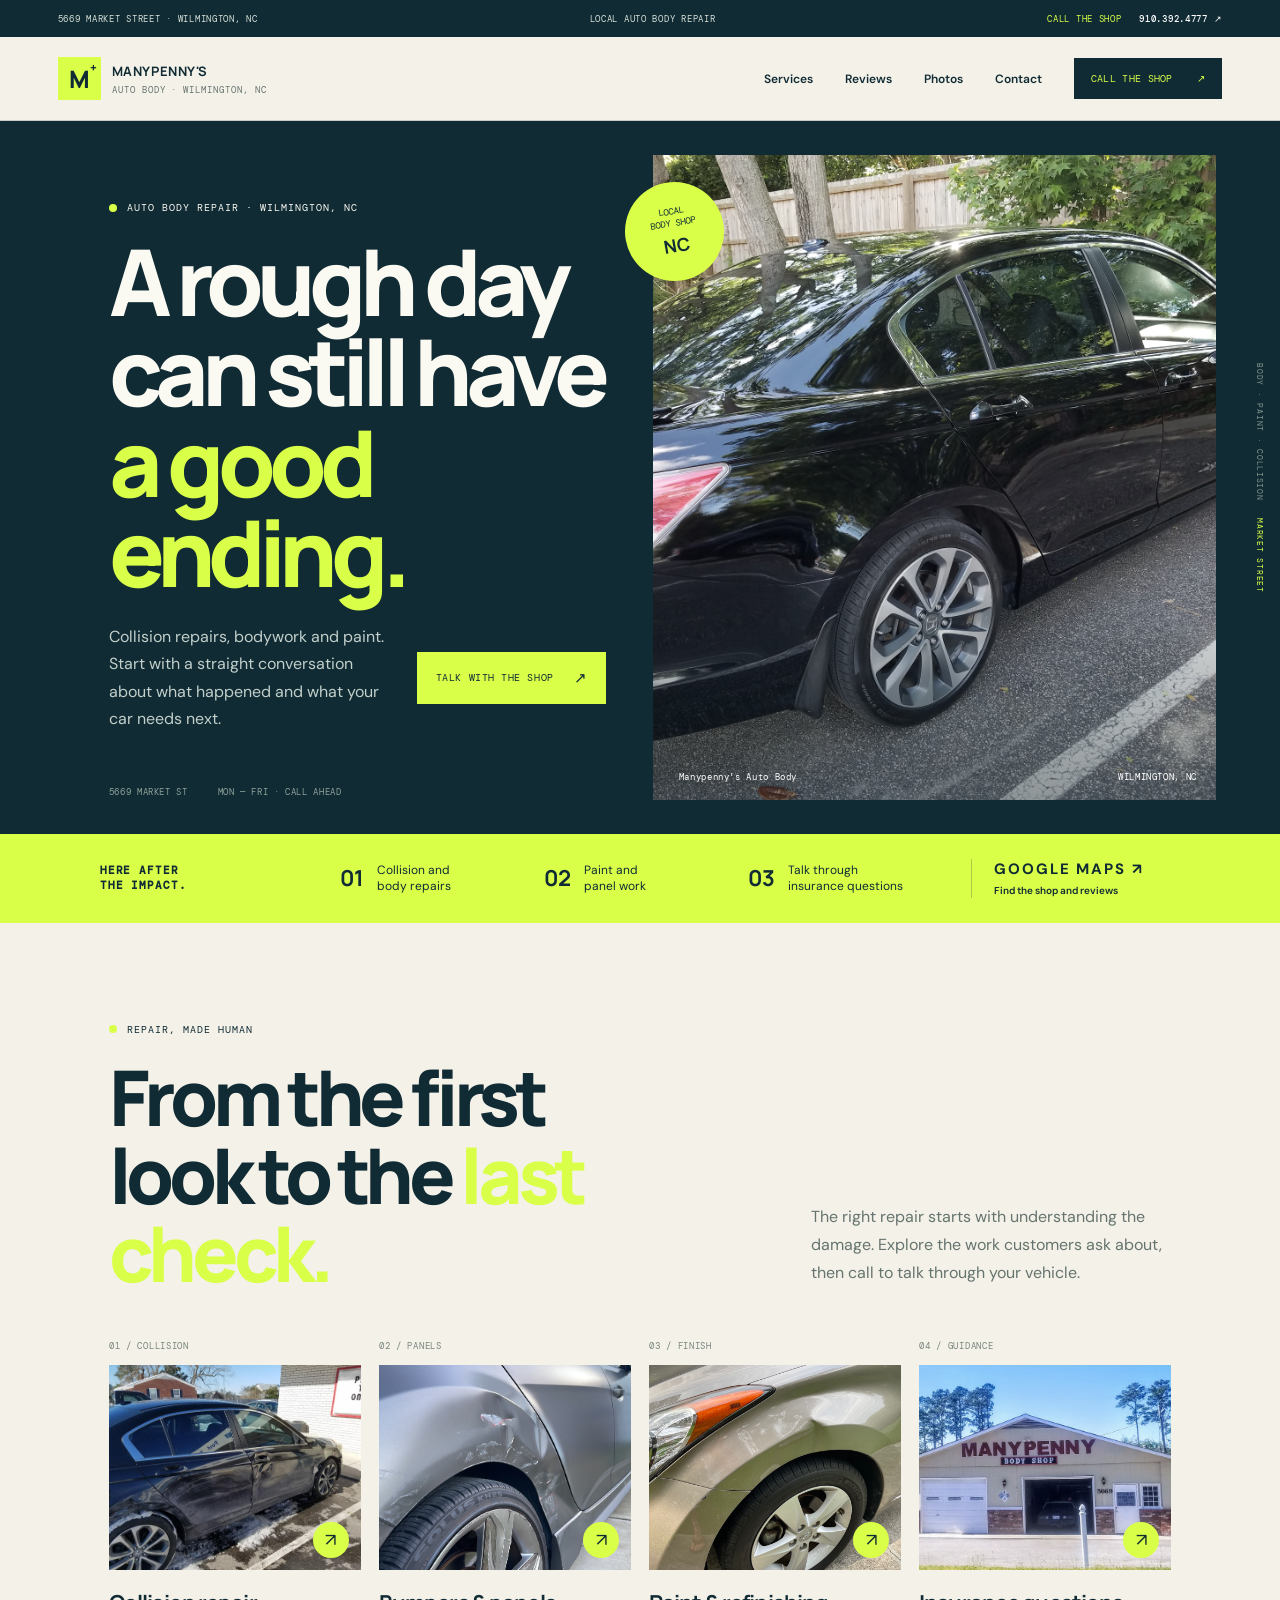
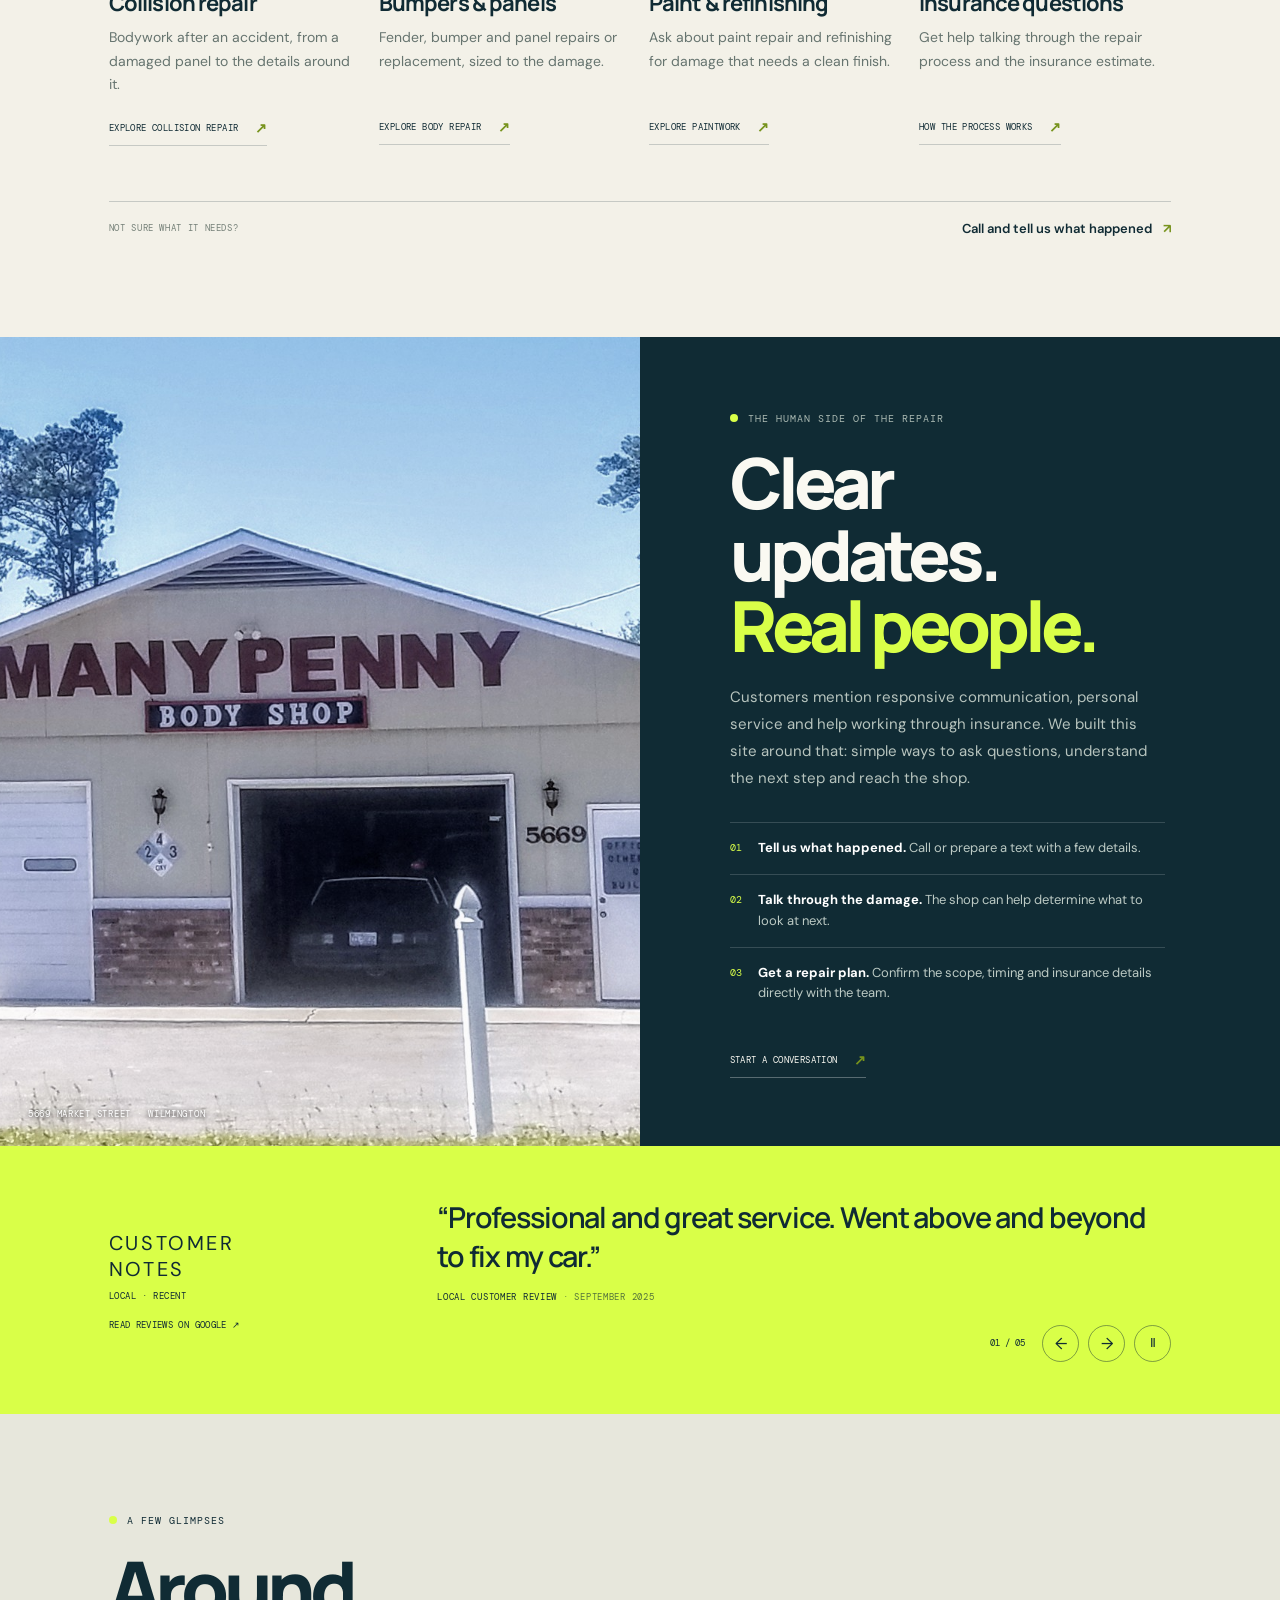
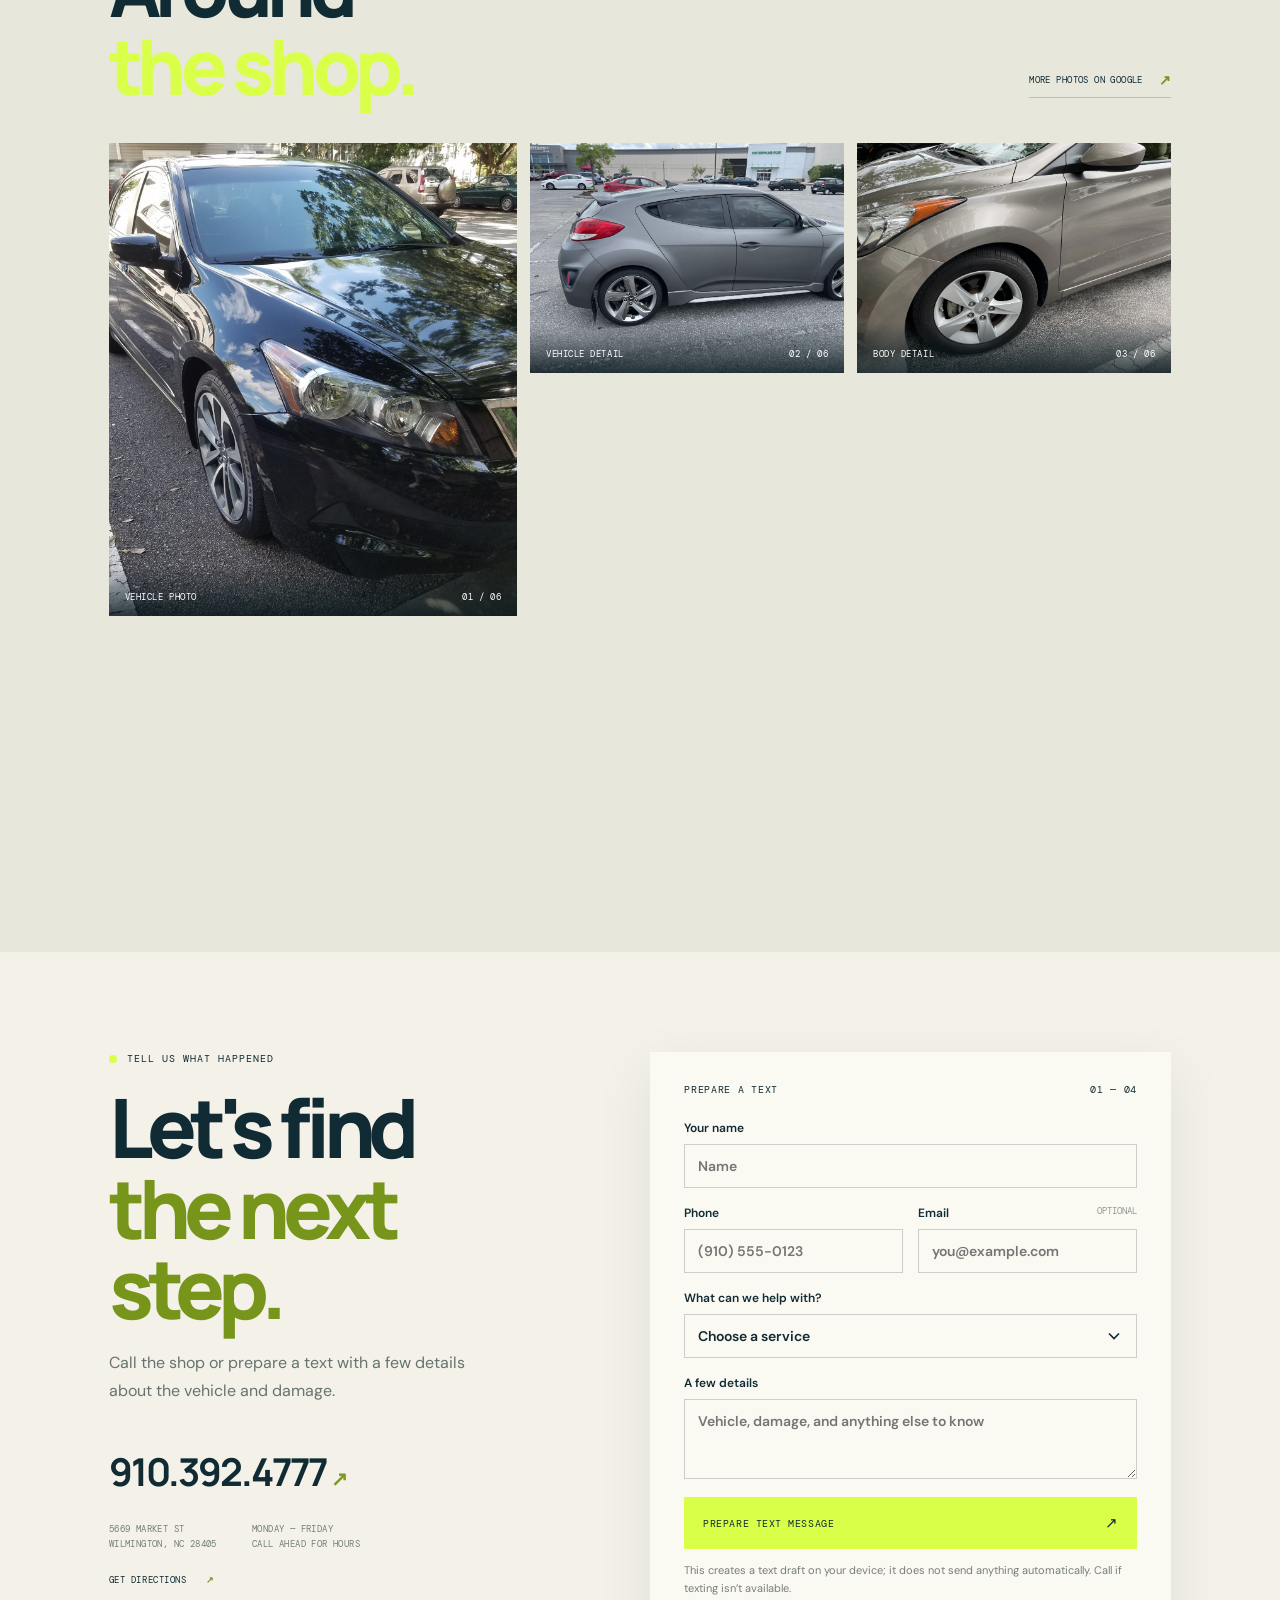
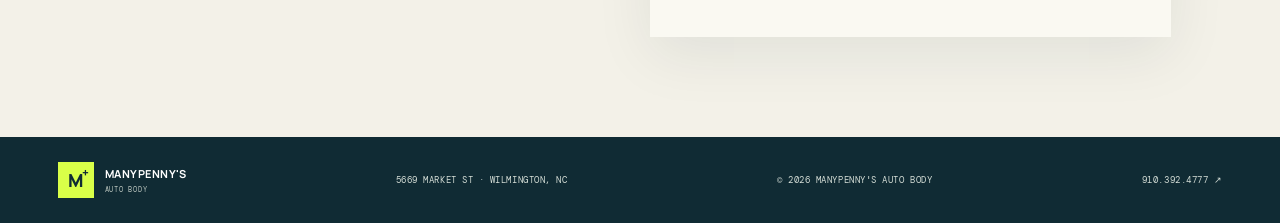
<file: index.html>
<!doctype html>
<html lang="en">
<head>
  <meta charset="utf-8">
  <meta name="viewport" content="width=device-width, initial-scale=1">
  <meta name="theme-color" content="#102b34">
  <meta name="robots" content="noindex, nofollow">
  <meta name="description" content="Collision and auto body repair in Wilmington, NC. Call Manypenny's Auto Body to talk through the damage and next steps.">
  <title>Manypenny's Auto Body | Wilmington, NC</title>
  <link rel="icon" href="favicon.svg" type="image/svg+xml">
  <link rel="preconnect" href="https://fonts.googleapis.com">
  <link rel="preconnect" href="https://fonts.gstatic.com" crossorigin>
  <link href="https://fonts.googleapis.com/css2?family=DM+Mono:wght@400;500&family=DM+Sans:wght@400;500;600;700&family=Manrope:wght@400;500;600;700;800&display=swap" rel="stylesheet">
  <link rel="stylesheet" href="styles.css">
</head>
<body>
  <div class="topline"><span>5669 MARKET STREET · WILMINGTON, NC</span><span>LOCAL AUTO BODY REPAIR</span><a href="tel:+19103924777">CALL THE SHOP <b>910.392.4777 ↗</b></a></div>
  <header class="site-header">
    <a class="brand" href="index.html" aria-label="Manypenny's Auto Body home"><span class="brand-mark">M<span>+</span></span><span class="brand-name">MANYPENNY'S <small>AUTO BODY · WILMINGTON, NC</small></span></a>
    <button class="menu-toggle" aria-expanded="false" aria-controls="main-nav">MENU <span>☰</span></button>
    <nav id="main-nav" class="main-nav"><a href="#services">Services</a><a href="#reviews">Reviews</a><a href="#work">Photos</a><a href="#contact">Contact</a><a class="nav-call" href="tel:+19103924777">CALL THE SHOP <span>↗</span></a></nav>
  </header>

  <main>
    <section class="hero" aria-labelledby="hero-title">
      <div class="hero-copy">
        <p class="eyebrow"><i></i> AUTO BODY REPAIR · WILMINGTON, NC</p>
        <h1 id="hero-title">A rough day<br>can still have<br><em>a good ending.</em></h1>
        <div class="hero-bottom"><p>Collision repairs, bodywork and paint. Start with a straight conversation about what happened and what your car needs next.</p><a class="button button-lime" href="#contact">TALK WITH THE SHOP <span>↗</span></a></div>
        <div class="hero-index"><span>5669 MARKET ST</span><span>MON — FRI · CALL AHEAD</span></div>
      </div>
      <div class="hero-image-wrap"><div class="hero-photo-frame"><img class="hero-image" src="images/google-photo-5.jpg" alt="Black sedan photographed outside the auto body shop"></div><div class="image-stamp"><span>LOCAL<br>BODY SHOP</span><b>NC</b></div><div class="hero-caption"><span>Manypenny's Auto Body</span><span>WILMINGTON, NC</span></div></div>
      <div class="hero-side-note">BODY · PAINT · COLLISION <span>MARKET STREET</span></div>
    </section>

    <section class="trust-strip" aria-label="Shop information"><div class="trust-intro">HERE AFTER<br>THE IMPACT.</div><div><strong>01</strong><span>Collision and<br>body repairs</span></div><div><strong>02</strong><span>Paint and<br>panel work</span></div><div><strong>03</strong><span>Talk through<br>insurance questions</span></div><a href="https://www.google.com/maps/search/?api=1&query=Manypenny%27s+Auto+Body+5669+Market+Street+Wilmington+NC" target="_blank" rel="noreferrer"><b>GOOGLE MAPS ↗</b><span>Find the shop and reviews</span></a></section>

    <section class="section services" id="services">
      <div class="section-heading"><div><p class="eyebrow"><i></i> REPAIR, MADE HUMAN</p><h2>From the first<br>look to the <em>last check.</em></h2></div><p class="section-intro">The right repair starts with understanding the damage. Explore the work customers ask about, then call to talk through your vehicle.</p></div>
      <div class="service-grid">
        <a class="service-card service-card-feature" href="services/collision-repair.html"><span class="card-number">01 / COLLISION</span><div class="service-image"><img src="images/google-photo-2.jpg" alt="Dark sedan with visible side body damage" loading="lazy"><span class="round-arrow">↗</span></div><h3>Collision repair</h3><p>Bodywork after an accident, from a damaged panel to the details around it.</p><span class="text-link">EXPLORE COLLISION REPAIR <b>↗</b></span></a>
        <a class="service-card" href="services/bumper-panel-repair.html"><span class="card-number">02 / PANELS</span><div class="service-image"><img src="images/google-photo-4.jpg" alt="Close view of a dented rear quarter panel" loading="lazy"><span class="round-arrow">↗</span></div><h3>Bumpers &amp; panels</h3><p>Fender, bumper and panel repairs or replacement, sized to the damage.</p><span class="text-link">EXPLORE BODY REPAIR <b>↗</b></span></a>
        <a class="service-card" href="services/paint-refinishing.html"><span class="card-number">03 / FINISH</span><div class="service-image"><img src="images/google-photo-3.jpg" alt="Paint and finish detail on a light-colored vehicle" loading="lazy"><span class="round-arrow">↗</span></div><h3>Paint &amp; refinishing</h3><p>Ask about paint repair and refinishing for damage that needs a clean finish.</p><span class="text-link">EXPLORE PAINTWORK <b>↗</b></span></a>
        <a class="service-card" href="services/insurance-help.html"><span class="card-number">04 / GUIDANCE</span><div class="service-image"><img src="images/google-photo-8.jpg" alt="Manypenny's Auto Body shop on Market Street" loading="lazy"><span class="round-arrow">↗</span></div><h3>Insurance questions</h3><p>Get help talking through the repair process and the insurance estimate.</p><span class="text-link">HOW THE PROCESS WORKS <b>↗</b></span></a>
      </div>
      <div class="service-footnote"><span>NOT SURE WHAT IT NEEDS?</span><a href="#contact">Call and tell us what happened <b>↗</b></a></div>
    </section>

    <section class="approach" id="approach"><div class="approach-image"><img src="images/google-photo-8.jpg" alt="Front of Manypenny's Auto Body on Market Street" loading="lazy"><span class="image-note">5669 MARKET STREET · WILMINGTON</span></div><div class="approach-copy"><p class="eyebrow"><i></i> THE HUMAN SIDE OF THE REPAIR</p><h2>Clear updates.<br><em>Real people.</em></h2><p>Customers mention responsive communication, personal service and help working through insurance. We built this site around that: simple ways to ask questions, understand the next step and reach the shop.</p><ol class="steps"><li><b>01</b><span><strong>Tell us what happened.</strong> Call or prepare a text with a few details.</span></li><li><b>02</b><span><strong>Talk through the damage.</strong> The shop can help determine what to look at next.</span></li><li><b>03</b><span><strong>Get a repair plan.</strong> Confirm the scope, timing and insurance details directly with the team.</span></li></ol><a class="text-link" href="#contact">START A CONVERSATION <b>↗</b></a></div></section>

    <section class="review-band" id="reviews"><div class="review-source"><span class="review-stars">CUSTOMER<br>NOTES<small>LOCAL · RECENT</small></span><a href="https://www.google.com/maps/search/?api=1&query=Manypenny%27s+Auto+Body+5669+Market+Street+Wilmington+NC" target="_blank" rel="noreferrer">READ REVIEWS ON GOOGLE ↗</a></div><div class="review-carousel" aria-label="Customer review excerpts"><div class="review-track">
      <article class="review-slide" aria-hidden="false"><blockquote>“Professional and great service. Went above and beyond to fix my car.”</blockquote><p>LOCAL CUSTOMER REVIEW <span>· SEPTEMBER 2025</span></p></article>
      <article class="review-slide" aria-hidden="true"><blockquote>“Great guy, very knowledgeable, good price, and done quick.”</blockquote><p>LOCAL CUSTOMER REVIEW <span>· AUGUST 2024</span></p></article>
      <article class="review-slide" aria-hidden="true"><blockquote>“They took care of my car quickly and kept me updated the whole time.”</blockquote><p>LOCAL CUSTOMER REVIEW <span>· DECEMBER 2025</span></p></article>
      <article class="review-slide" aria-hidden="true"><blockquote>“The repair work looks unbelievable. Amazing job.”</blockquote><p>LOCAL CUSTOMER REVIEW <span>· MARCH 2026</span></p></article>
      <article class="review-slide" aria-hidden="true"><blockquote>“Great work, fast and affordable.”</blockquote><p>LOCAL CUSTOMER REVIEW <span>· JUNE 2026</span></p></article>
    </div><div class="review-controls"><span class="review-count" aria-live="polite">01 / 05</span><button type="button" class="review-arrow" data-review-prev aria-label="Previous review">←</button><button type="button" class="review-arrow" data-review-next aria-label="Next review">→</button><button type="button" class="review-pause" data-review-pause aria-label="Pause automatic review rotation" aria-pressed="false">Ⅱ</button></div></div></section>

    <section class="section work" id="work"><div class="work-heading"><div><p class="eyebrow"><i></i> A FEW GLIMPSES</p><h2>Around<br><em>the shop.</em></h2></div><a class="text-link" href="https://www.google.com/maps/search/?api=1&query=Manypenny%27s+Auto+Body+5669+Market+Street+Wilmington+NC" target="_blank" rel="noreferrer">MORE PHOTOS ON GOOGLE <b>↗</b></a></div><div class="work-grid"><figure class="work-large"><img src="images/google-photo-1.jpg" alt="Black sedan in the Manypenny's Auto Body photo gallery" loading="lazy"><figcaption>VEHICLE PHOTO <span>01 / 06</span></figcaption></figure><figure><img src="images/google-photo-6.jpg" alt="Side profile of a gray hatchback" loading="lazy"><figcaption>VEHICLE DETAIL <span>02 / 06</span></figcaption></figure><figure><img src="images/google-photo-7.jpg" alt="Close view of a vehicle fender and wheel" loading="lazy"><figcaption>BODY DETAIL <span>03 / 06</span></figcaption></figure><figure><img src="images/google-photo-9.jpg" alt="Rear wheel and body line of a gray vehicle" loading="lazy"><figcaption>VEHICLE DETAIL <span>04 / 06</span></figcaption></figure><figure><img src="images/google-photo-5.jpg" alt="Black sedan in the Manypenny's Auto Body photo gallery" loading="lazy"><figcaption>VEHICLE PHOTO <span>05 / 06</span></figcaption></figure><figure><img src="images/google-photo-8.jpg" alt="Manypenny's Auto Body building" loading="lazy"><figcaption>THE SHOP <span>06 / 06</span></figcaption></figure></div></section>

    <section class="contact section" id="contact"><div class="contact-copy"><p class="eyebrow"><i></i> TELL US WHAT HAPPENED</p><h2>Let's find<br><em>the next step.</em></h2><p>Call the shop or prepare a text with a few details about the vehicle and damage.</p><a href="tel:+19103924777" class="phone-large">910.392.4777 <span>↗</span></a><div class="contact-meta"><span>5669 MARKET ST<br>WILMINGTON, NC 28405</span><span>MONDAY — FRIDAY<br>CALL AHEAD FOR HOURS</span></div><a class="directions" href="https://www.google.com/maps/search/?api=1&query=Manypenny%27s+Auto+Body+5669+Market+Street+Wilmington+NC" target="_blank" rel="noreferrer">GET DIRECTIONS <b>↗</b></a></div>
      <form class="contact-form" id="estimate-form"><p class="form-kicker">PREPARE A TEXT <span>01 — 04</span></p><label>Your name<input name="name" autocomplete="name" required placeholder="Name"></label><div class="form-row"><label>Phone<input name="phone" type="tel" autocomplete="tel" required placeholder="(910) 555-0123"></label><label>Email <span class="optional">OPTIONAL</span><input name="email" type="email" autocomplete="email" placeholder="you@example.com"></label></div><label>What can we help with?<select name="service" required><option value="" disabled selected>Choose a service</option><option>Collision or accident damage</option><option>Bumper, fender or panel repair</option><option>Paint or refinishing</option><option>Insurance questions</option><option>Not sure yet</option></select></label><label>A few details<textarea name="message" rows="3" placeholder="Vehicle, damage, and anything else to know"></textarea></label><button class="button button-lime" type="submit">PREPARE TEXT MESSAGE <span>↗</span></button><p class="form-note">This creates a text draft on your device; it does not send anything automatically. Call if texting isn’t available.</p><p class="form-status" role="status" aria-live="polite"></p></form></section>
  </main>
  <footer class="site-footer"><a class="brand brand-footer" href="index.html"><span class="brand-mark">M<span>+</span></span><span class="brand-name">MANYPENNY'S <small>AUTO BODY</small></span></a><span>5669 MARKET ST · WILMINGTON, NC</span><span>© 2026 MANYPENNY'S AUTO BODY</span><a href="tel:+19103924777">910.392.4777 ↗</a></footer>
  <script src="script.js"></script>
</body>
</html>
</file>
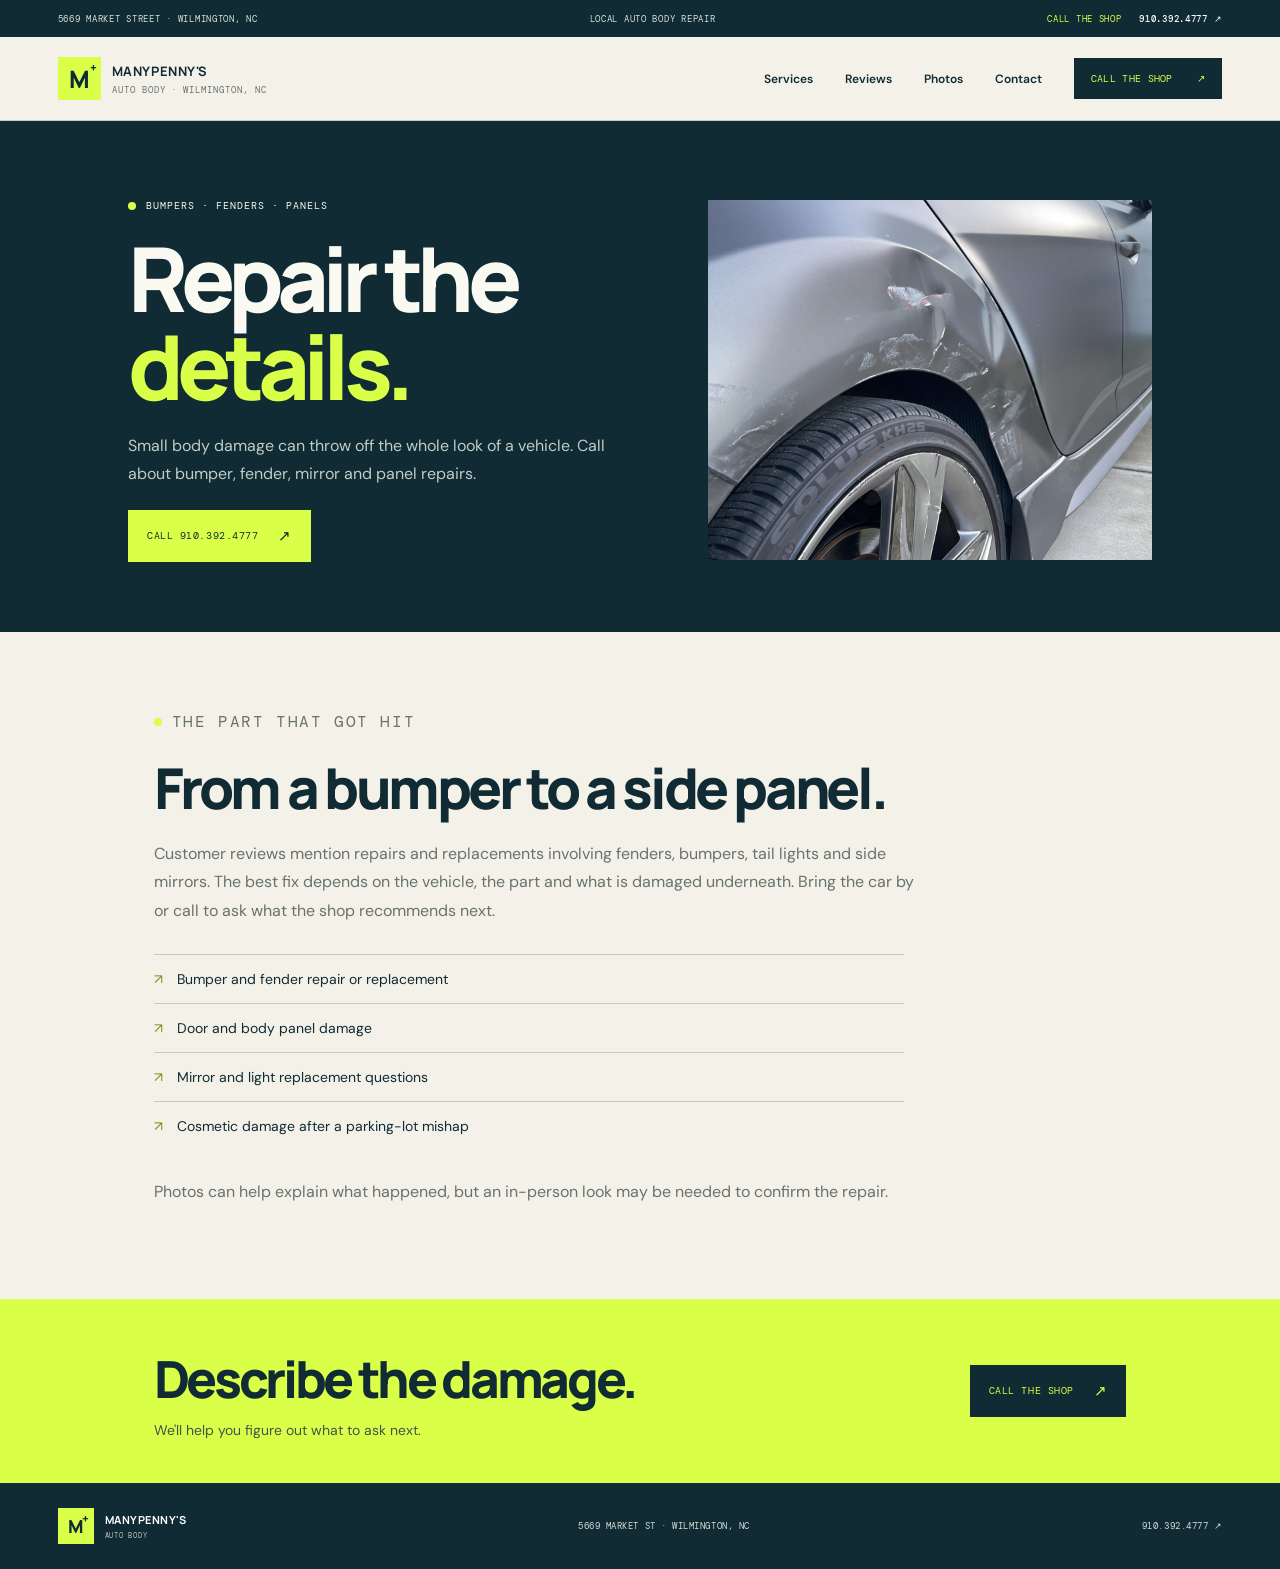
<file: services/bumper-panel-repair.html>
<!doctype html>
<html lang="en"><head><meta charset="utf-8"><meta name="viewport" content="width=device-width, initial-scale=1"><meta name="theme-color" content="#102b34"><meta name="robots" content="noindex, nofollow"><meta name="description" content="Ask Manypenny's Auto Body in Wilmington, NC about bumper, fender, mirror and panel repairs."><title>Bumper &amp; Panel Repair | Manypenny's Auto Body</title><link rel="icon" href="../favicon.svg" type="image/svg+xml"><link rel="preconnect" href="https://fonts.googleapis.com"><link rel="preconnect" href="https://fonts.gstatic.com" crossorigin><link href="https://fonts.googleapis.com/css2?family=DM+Mono:wght@400;500&family=DM+Sans:wght@400;500;600;700&family=Manrope:wght@400;500;600;700;800&display=swap" rel="stylesheet"><link rel="stylesheet" href="../styles.css"></head>
<body><div class="topline"><span>5669 MARKET STREET · WILMINGTON, NC</span><span>LOCAL AUTO BODY REPAIR</span><a href="tel:+19103924777">CALL THE SHOP <b>910.392.4777 ↗</b></a></div><header class="site-header"><a class="brand" href="../index.html"><span class="brand-mark">M<span>+</span></span><span class="brand-name">MANYPENNY'S <small>AUTO BODY · WILMINGTON, NC</small></span></a><button class="menu-toggle" aria-expanded="false" aria-controls="main-nav">MENU <span>☰</span></button><nav id="main-nav" class="main-nav"><a href="../index.html#services">Services</a><a href="../index.html#reviews">Reviews</a><a href="../index.html#work">Photos</a><a href="../index.html#contact">Contact</a><a class="nav-call" href="tel:+19103924777">CALL THE SHOP <span>↗</span></a></nav></header>
<main><section class="service-page-hero"><div><p class="eyebrow"><i></i> BUMPERS · FENDERS · PANELS</p><h1>Repair the<br><em>details.</em></h1><p>Small body damage can throw off the whole look of a vehicle. Call about bumper, fender, mirror and panel repairs.</p><a class="button button-lime" href="tel:+19103924777">CALL 910.392.4777 <span>↗</span></a></div><img src="../images/google-photo-4.jpg" alt="Close view of body damage above a vehicle's rear wheel"></section><section class="service-detail"><p class="eyebrow"><i></i> THE PART THAT GOT HIT</p><h2>From a bumper to a side panel.</h2><p>Customer reviews mention repairs and replacements involving fenders, bumpers, tail lights and side mirrors. The best fix depends on the vehicle, the part and what is damaged underneath. Bring the car by or call to ask what the shop recommends next.</p><ul><li>Bumper and fender repair or replacement</li><li>Door and body panel damage</li><li>Mirror and light replacement questions</li><li>Cosmetic damage after a parking-lot mishap</li></ul><p>Photos can help explain what happened, but an in-person look may be needed to confirm the repair.</p></section><section class="service-cta"><div><h2>Describe the damage.</h2><p>We'll help you figure out what to ask next.</p></div><a class="button" href="tel:+19103924777">CALL THE SHOP <span>↗</span></a></section></main><footer class="site-footer"><a class="brand brand-footer" href="../index.html"><span class="brand-mark">M<span>+</span></span><span class="brand-name">MANYPENNY'S <small>AUTO BODY</small></span></a><span>5669 MARKET ST · WILMINGTON, NC</span><a href="tel:+19103924777">910.392.4777 ↗</a></footer><script src="../script.js"></script></body></html>
</file>
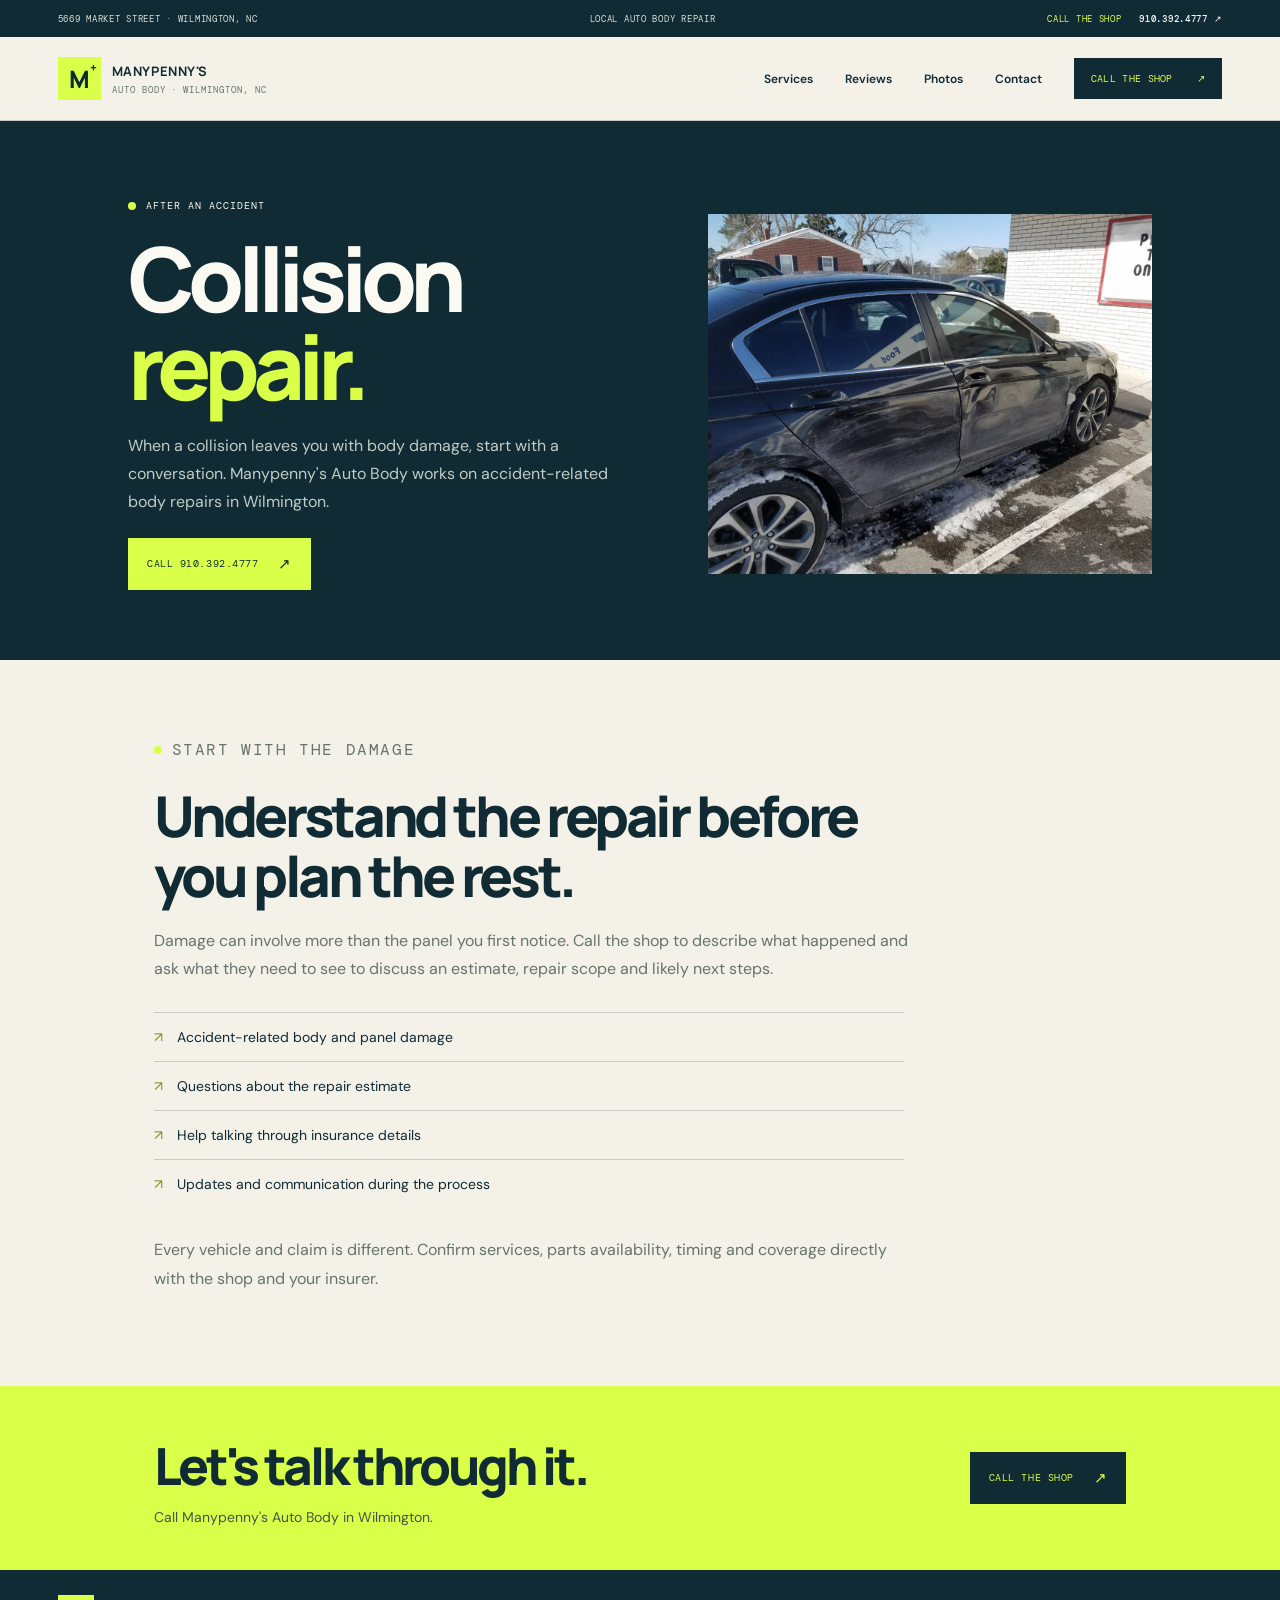
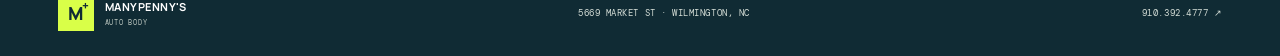
<file: services/collision-repair.html>
<!doctype html>
<html lang="en"><head><meta charset="utf-8"><meta name="viewport" content="width=device-width, initial-scale=1"><meta name="theme-color" content="#102b34"><meta name="robots" content="noindex, nofollow"><meta name="description" content="Talk with Manypenny's Auto Body in Wilmington, NC about collision repair and the next steps for your vehicle."><title>Collision Repair | Manypenny's Auto Body</title><link rel="icon" href="../favicon.svg" type="image/svg+xml"><link rel="preconnect" href="https://fonts.googleapis.com"><link rel="preconnect" href="https://fonts.gstatic.com" crossorigin><link href="https://fonts.googleapis.com/css2?family=DM+Mono:wght@400;500&family=DM+Sans:wght@400;500;600;700&family=Manrope:wght@400;500;600;700;800&display=swap" rel="stylesheet"><link rel="stylesheet" href="../styles.css"></head>
<body><div class="topline"><span>5669 MARKET STREET · WILMINGTON, NC</span><span>LOCAL AUTO BODY REPAIR</span><a href="tel:+19103924777">CALL THE SHOP <b>910.392.4777 ↗</b></a></div><header class="site-header"><a class="brand" href="../index.html"><span class="brand-mark">M<span>+</span></span><span class="brand-name">MANYPENNY'S <small>AUTO BODY · WILMINGTON, NC</small></span></a><button class="menu-toggle" aria-expanded="false" aria-controls="main-nav">MENU <span>☰</span></button><nav id="main-nav" class="main-nav"><a href="../index.html#services">Services</a><a href="../index.html#reviews">Reviews</a><a href="../index.html#work">Photos</a><a href="../index.html#contact">Contact</a><a class="nav-call" href="tel:+19103924777">CALL THE SHOP <span>↗</span></a></nav></header>
<main><section class="service-page-hero"><div><p class="eyebrow"><i></i> AFTER AN ACCIDENT</p><h1>Collision<br><em>repair.</em></h1><p>When a collision leaves you with body damage, start with a conversation. Manypenny's Auto Body works on accident-related body repairs in Wilmington.</p><a class="button button-lime" href="tel:+19103924777">CALL 910.392.4777 <span>↗</span></a></div><img src="../images/google-photo-2.jpg" alt="Dark sedan with side body damage"></section><section class="service-detail"><p class="eyebrow"><i></i> START WITH THE DAMAGE</p><h2>Understand the repair before you plan the rest.</h2><p>Damage can involve more than the panel you first notice. Call the shop to describe what happened and ask what they need to see to discuss an estimate, repair scope and likely next steps.</p><ul><li>Accident-related body and panel damage</li><li>Questions about the repair estimate</li><li>Help talking through insurance details</li><li>Updates and communication during the process</li></ul><p>Every vehicle and claim is different. Confirm services, parts availability, timing and coverage directly with the shop and your insurer.</p></section><section class="service-cta"><div><h2>Let's talk through it.</h2><p>Call Manypenny's Auto Body in Wilmington.</p></div><a class="button" href="tel:+19103924777">CALL THE SHOP <span>↗</span></a></section></main><footer class="site-footer"><a class="brand brand-footer" href="../index.html"><span class="brand-mark">M<span>+</span></span><span class="brand-name">MANYPENNY'S <small>AUTO BODY</small></span></a><span>5669 MARKET ST · WILMINGTON, NC</span><a href="tel:+19103924777">910.392.4777 ↗</a></footer><script src="../script.js"></script></body></html>
</file>
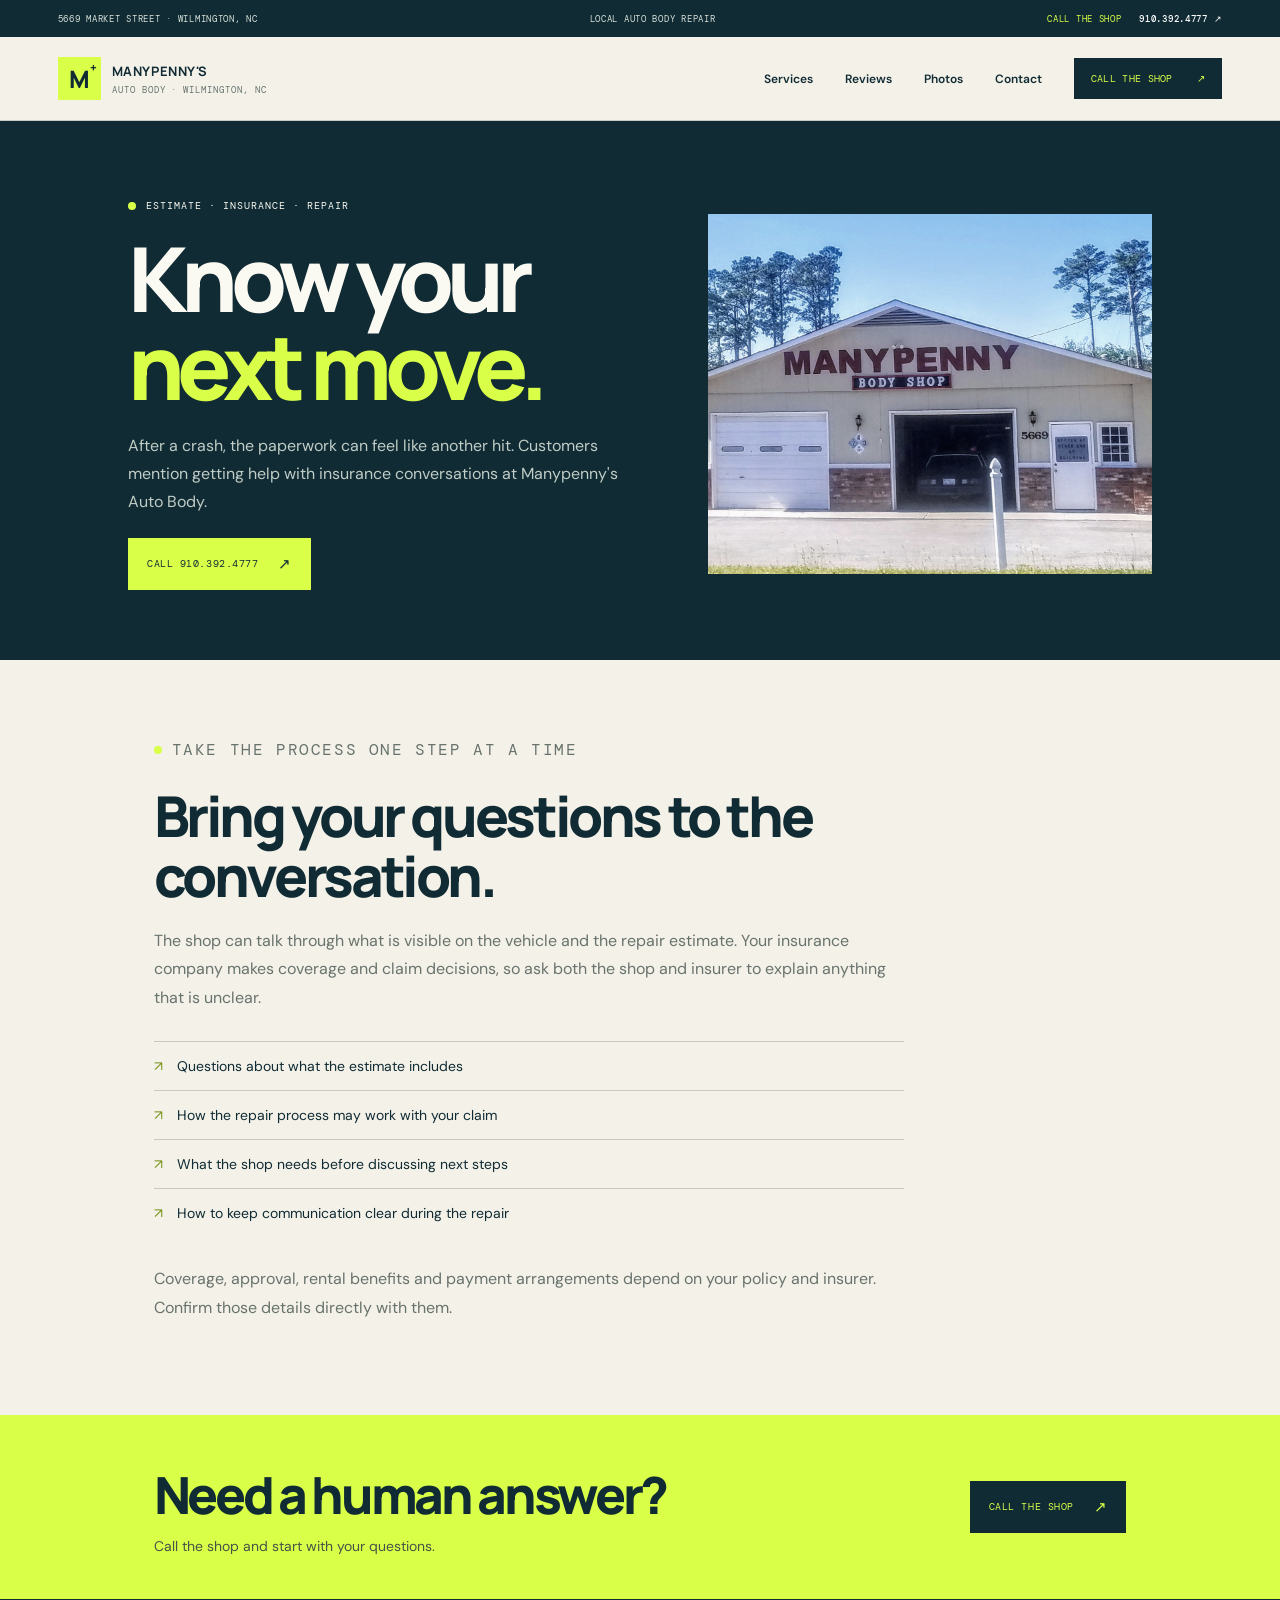
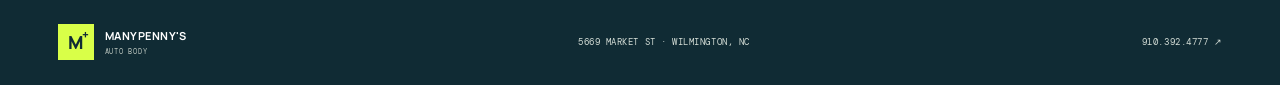
<file: services/insurance-help.html>
<!doctype html>
<html lang="en"><head><meta charset="utf-8"><meta name="viewport" content="width=device-width, initial-scale=1"><meta name="theme-color" content="#102b34"><meta name="robots" content="noindex, nofollow"><meta name="description" content="Talk with Manypenny's Auto Body in Wilmington, NC about repair estimates and insurance questions after a collision."><title>Insurance Repair Questions | Manypenny's Auto Body</title><link rel="icon" href="../favicon.svg" type="image/svg+xml"><link rel="preconnect" href="https://fonts.googleapis.com"><link rel="preconnect" href="https://fonts.gstatic.com" crossorigin><link href="https://fonts.googleapis.com/css2?family=DM+Mono:wght@400;500&family=DM+Sans:wght@400;500;600;700&family=Manrope:wght@400;500;600;700;800&display=swap" rel="stylesheet"><link rel="stylesheet" href="../styles.css"></head>
<body><div class="topline"><span>5669 MARKET STREET · WILMINGTON, NC</span><span>LOCAL AUTO BODY REPAIR</span><a href="tel:+19103924777">CALL THE SHOP <b>910.392.4777 ↗</b></a></div><header class="site-header"><a class="brand" href="../index.html"><span class="brand-mark">M<span>+</span></span><span class="brand-name">MANYPENNY'S <small>AUTO BODY · WILMINGTON, NC</small></span></a><button class="menu-toggle" aria-expanded="false" aria-controls="main-nav">MENU <span>☰</span></button><nav id="main-nav" class="main-nav"><a href="../index.html#services">Services</a><a href="../index.html#reviews">Reviews</a><a href="../index.html#work">Photos</a><a href="../index.html#contact">Contact</a><a class="nav-call" href="tel:+19103924777">CALL THE SHOP <span>↗</span></a></nav></header>
<main><section class="service-page-hero"><div><p class="eyebrow"><i></i> ESTIMATE · INSURANCE · REPAIR</p><h1>Know your<br><em>next move.</em></h1><p>After a crash, the paperwork can feel like another hit. Customers mention getting help with insurance conversations at Manypenny's Auto Body.</p><a class="button button-lime" href="tel:+19103924777">CALL 910.392.4777 <span>↗</span></a></div><img src="../images/google-photo-8.jpg" alt="Manypenny's Auto Body on Market Street in Wilmington"></section><section class="service-detail"><p class="eyebrow"><i></i> TAKE THE PROCESS ONE STEP AT A TIME</p><h2>Bring your questions to the conversation.</h2><p>The shop can talk through what is visible on the vehicle and the repair estimate. Your insurance company makes coverage and claim decisions, so ask both the shop and insurer to explain anything that is unclear.</p><ul><li>Questions about what the estimate includes</li><li>How the repair process may work with your claim</li><li>What the shop needs before discussing next steps</li><li>How to keep communication clear during the repair</li></ul><p>Coverage, approval, rental benefits and payment arrangements depend on your policy and insurer. Confirm those details directly with them.</p></section><section class="service-cta"><div><h2>Need a human answer?</h2><p>Call the shop and start with your questions.</p></div><a class="button" href="tel:+19103924777">CALL THE SHOP <span>↗</span></a></section></main><footer class="site-footer"><a class="brand brand-footer" href="../index.html"><span class="brand-mark">M<span>+</span></span><span class="brand-name">MANYPENNY'S <small>AUTO BODY</small></span></a><span>5669 MARKET ST · WILMINGTON, NC</span><a href="tel:+19103924777">910.392.4777 ↗</a></footer><script src="../script.js"></script></body></html>
</file>
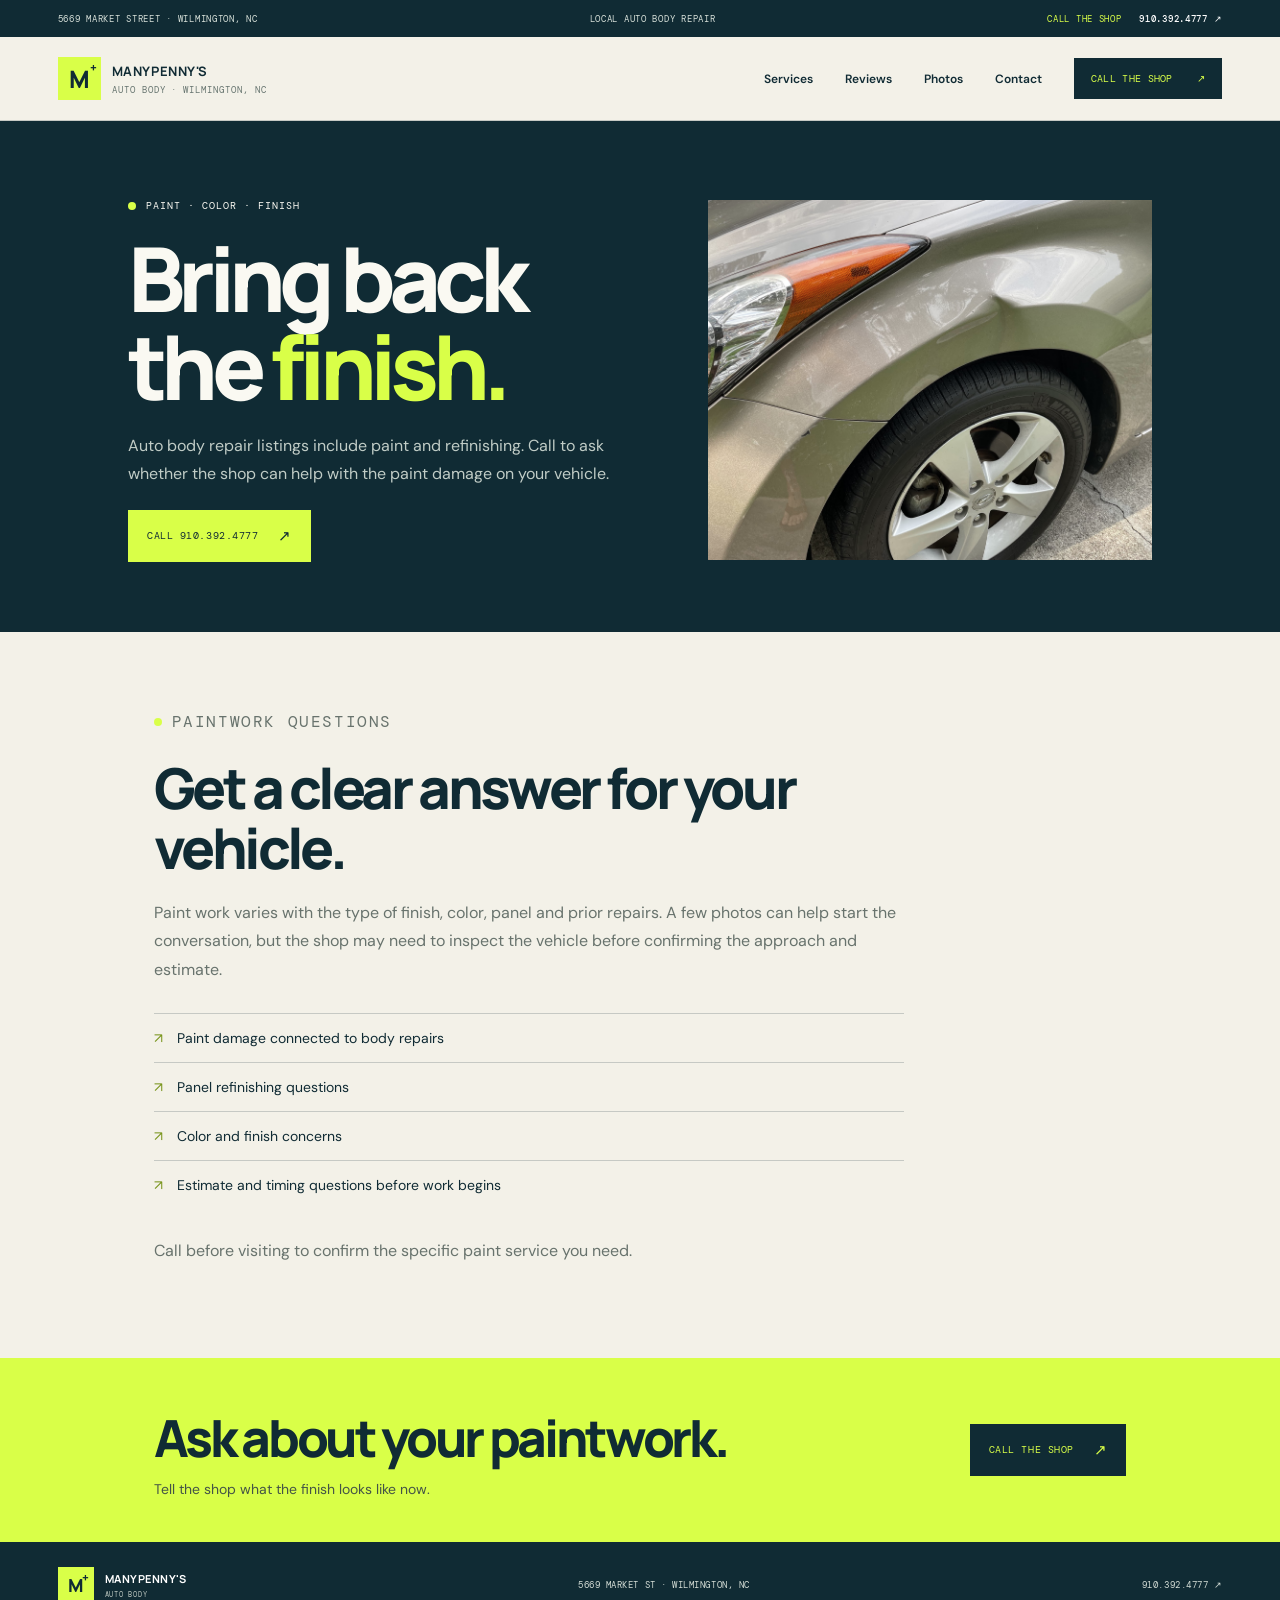
<file: services/paint-refinishing.html>
<!doctype html>
<html lang="en"><head><meta charset="utf-8"><meta name="viewport" content="width=device-width, initial-scale=1"><meta name="theme-color" content="#102b34"><meta name="robots" content="noindex, nofollow"><meta name="description" content="Contact Manypenny's Auto Body in Wilmington, NC about paint repair and refinishing after vehicle damage."><title>Paint &amp; Refinishing | Manypenny's Auto Body</title><link rel="icon" href="../favicon.svg" type="image/svg+xml"><link rel="preconnect" href="https://fonts.googleapis.com"><link rel="preconnect" href="https://fonts.gstatic.com" crossorigin><link href="https://fonts.googleapis.com/css2?family=DM+Mono:wght@400;500&family=DM+Sans:wght@400;500;600;700&family=Manrope:wght@400;500;600;700;800&display=swap" rel="stylesheet"><link rel="stylesheet" href="../styles.css"></head>
<body><div class="topline"><span>5669 MARKET STREET · WILMINGTON, NC</span><span>LOCAL AUTO BODY REPAIR</span><a href="tel:+19103924777">CALL THE SHOP <b>910.392.4777 ↗</b></a></div><header class="site-header"><a class="brand" href="../index.html"><span class="brand-mark">M<span>+</span></span><span class="brand-name">MANYPENNY'S <small>AUTO BODY · WILMINGTON, NC</small></span></a><button class="menu-toggle" aria-expanded="false" aria-controls="main-nav">MENU <span>☰</span></button><nav id="main-nav" class="main-nav"><a href="../index.html#services">Services</a><a href="../index.html#reviews">Reviews</a><a href="../index.html#work">Photos</a><a href="../index.html#contact">Contact</a><a class="nav-call" href="tel:+19103924777">CALL THE SHOP <span>↗</span></a></nav></header>
<main><section class="service-page-hero"><div><p class="eyebrow"><i></i> PAINT · COLOR · FINISH</p><h1>Bring back<br>the <em>finish.</em></h1><p>Auto body repair listings include paint and refinishing. Call to ask whether the shop can help with the paint damage on your vehicle.</p><a class="button button-lime" href="tel:+19103924777">CALL 910.392.4777 <span>↗</span></a></div><img src="../images/google-photo-3.jpg" alt="Paint and finish detail near a vehicle's front fender"></section><section class="service-detail"><p class="eyebrow"><i></i> PAINTWORK QUESTIONS</p><h2>Get a clear answer for your vehicle.</h2><p>Paint work varies with the type of finish, color, panel and prior repairs. A few photos can help start the conversation, but the shop may need to inspect the vehicle before confirming the approach and estimate.</p><ul><li>Paint damage connected to body repairs</li><li>Panel refinishing questions</li><li>Color and finish concerns</li><li>Estimate and timing questions before work begins</li></ul><p>Call before visiting to confirm the specific paint service you need.</p></section><section class="service-cta"><div><h2>Ask about your paintwork.</h2><p>Tell the shop what the finish looks like now.</p></div><a class="button" href="tel:+19103924777">CALL THE SHOP <span>↗</span></a></section></main><footer class="site-footer"><a class="brand brand-footer" href="../index.html"><span class="brand-mark">M<span>+</span></span><span class="brand-name">MANYPENNY'S <small>AUTO BODY</small></span></a><span>5669 MARKET ST · WILMINGTON, NC</span><a href="tel:+19103924777">910.392.4777 ↗</a></footer><script src="../script.js"></script></body></html>
</file>
<file: styles.css>
:root{--ink:#102b34;--ink-2:#173b45;--paper:#f3f1e8;--muted:#66746f;--lime:#d9ff48;--line:rgba(16,43,52,.2);--white:#faf9f2;--display:'Manrope',sans-serif;--body:'DM Sans',sans-serif;--mono:'DM Mono',monospace}*{box-sizing:border-box}html{scroll-behavior:smooth}body{margin:0;background:var(--paper);color:var(--ink);font-family:var(--body);-webkit-font-smoothing:antialiased}a{color:inherit;text-decoration:none}img{display:block;width:100%;height:100%;object-fit:cover}button,input,select,textarea{font:inherit}.topline{min-height:37px;background:var(--ink);color:#d7e0d9;padding:0 4.5vw;display:flex;justify-content:space-between;align-items:center;font:9px var(--mono);letter-spacing:.08em}.topline a{color:var(--lime)}.topline b{color:#fff;margin-left:12px;font-weight:500}.site-header{height:84px;padding:0 4.5vw;display:flex;align-items:center;justify-content:space-between;background:var(--paper);position:relative;z-index:5;border-bottom:1px solid var(--line)}.brand{display:flex;align-items:center;gap:11px}.brand-mark{width:43px;height:43px;background:var(--lime);color:var(--ink);display:grid;place-items:center;font:800 24px var(--display);position:relative}.brand-mark>span{font-size:12px;position:absolute;right:4px;top:2px}.brand-name{font:700 13px var(--display);letter-spacing:.045em}.brand-name small{display:block;font:9px var(--mono);letter-spacing:.11em;color:var(--muted);margin-top:4px}.main-nav{display:flex;align-items:center;gap:32px;font-size:12px;font-weight:600}.main-nav>a:not(.nav-call){transition:color .2s}.main-nav>a:hover{color:#648213}.nav-call{background:var(--ink);color:var(--lime);padding:14px 17px;font:10px var(--mono);letter-spacing:.03em}.nav-call span{margin-left:18px}.menu-toggle{display:none}.hero{min-height:650px;background:var(--ink);color:var(--white);display:grid;grid-template-columns:1.02fr .98fr;position:relative;overflow:hidden}.hero-copy{padding:80px 3vw 36px 8.5vw;display:flex;flex-direction:column;justify-content:center;position:relative;z-index:1}.eyebrow{font:10px var(--mono);letter-spacing:.1em;margin:0 0 22px;display:flex;align-items:center;gap:10px}.eyebrow i{display:inline-block;width:8px;height:8px;border-radius:50%;background:var(--lime)}.hero h1{font:800 clamp(64px,7.2vw,108px)/.98 var(--display);letter-spacing:-.075em;margin:0 0 26px}.hero h1 em,.section-heading h2 em,.approach-copy h2 em,.work-heading h2 em,.contact h2 em,.service-page-hero h1 em{font-style:normal;color:var(--lime)}.hero-bottom{max-width:540px;display:flex;align-items:center;gap:28px}.hero-bottom p{font-size:16px;line-height:1.7;color:#c2cfca;margin:0;max-width:280px}.button{display:inline-flex;align-items:center;justify-content:space-between;gap:20px;padding:16px 19px;font:10px var(--mono);letter-spacing:.055em;border:0;cursor:pointer;transition:transform .2s,background .2s}.button:hover{transform:translateY(-3px)}.button-lime{background:var(--lime);color:var(--ink)}.button-lime:hover{background:#e5ff80}.button span{font-size:15px}.hero-index{display:flex;gap:30px;margin-top:54px;color:#8fa19a;font:9px var(--mono);letter-spacing:.07em}.hero-image-wrap{position:relative;padding:34px 5vw 34px 0;min-height:580px;display:flex;align-items:stretch}.hero-photo-frame{width:100%;overflow:hidden;position:relative;background:#23434b}.hero-photo-frame:after{content:'';position:absolute;inset:0;background:linear-gradient(0deg,rgba(8,23,28,.46),transparent 46%);pointer-events:none}.hero-image{filter:saturate(.78) contrast(1.04);transform:scale(1.025);animation:hero-drift 12s ease-in-out infinite alternate}.image-stamp{position:absolute;top:61px;left:-28px;width:99px;height:99px;background:var(--lime);color:var(--ink);border-radius:50%;display:flex;flex-direction:column;align-items:center;justify-content:center;font:9px var(--mono);text-align:center;line-height:1.3;transform:rotate(-10deg);z-index:2}.image-stamp b{font:700 18px var(--display);margin-top:3px}.hero-caption{position:absolute;bottom:51px;left:26px;right:6.5vw;z-index:2;display:flex;justify-content:space-between;color:#fff;font:9px var(--mono);letter-spacing:.07em}.hero-side-note{position:absolute;right:15px;top:50%;writing-mode:vertical-rl;transform:translateY(-50%);color:#81948d;font:8px var(--mono);letter-spacing:.09em}.hero-side-note span{color:var(--lime);margin-top:12px}.trust-strip{padding:25px 7.8vw;background:var(--lime);display:grid;grid-template-columns:1.2fr 1fr 1fr 1.1fr 1.15fr;gap:22px;align-items:center}.trust-intro{font:700 11px var(--mono);letter-spacing:.08em;line-height:1.4}.trust-strip>div:not(.trust-intro){display:flex;align-items:center;gap:13px}.trust-strip strong{font:700 22px var(--display)}.trust-strip span{font-size:12px;line-height:1.35}.trust-strip>a{border-left:1px solid rgba(16,43,52,.23);padding-left:22px;display:flex;flex-direction:column;gap:5px}.trust-strip>a b{letter-spacing:.13em;font-size:15px}.trust-strip>a span{font-size:10px;font-weight:600}.section{padding:100px 8.5vw}.section-heading,.work-heading{display:flex;justify-content:space-between;align-items:end;margin-bottom:48px}.section-heading h2,.work-heading h2{font:800 clamp(48px,6vw,78px)/1.02 var(--display);letter-spacing:-.07em;margin:0}.section-intro{max-width:360px;font-size:16px;line-height:1.75;color:var(--muted);margin:0 0 5px}.service-grid{display:grid;grid-template-columns:repeat(4,1fr);gap:18px}.service-card{display:block;min-width:0}.card-number{display:block;color:#78857e;font:9px var(--mono);letter-spacing:.08em;margin:0 0 13px}.service-image{height:205px;position:relative;overflow:hidden;background:#d8d8cb}.service-image img,.work-grid img{transition:transform .65s cubic-bezier(.2,.7,.2,1),filter .4s}.service-card:hover .service-image img,.work-grid figure:hover img{transform:scale(1.055);filter:saturate(1.1)}.round-arrow{position:absolute;right:12px;bottom:12px;width:36px;height:36px;background:var(--lime);border-radius:50%;display:grid;place-items:center;font-size:18px;transition:transform .2s}.service-card:hover .round-arrow{transform:rotate(45deg)}.service-card h3{font:700 22px var(--display);letter-spacing:-.04em;margin:18px 0 8px}.service-card p{color:var(--muted);font-size:14px;line-height:1.65;min-height:69px;margin:0 0 19px}.text-link{font:9px var(--mono);letter-spacing:.045em;border-bottom:1px solid var(--line);padding-bottom:8px;display:inline-flex;gap:16px;align-items:center}.text-link b{font-size:14px;color:#77931d}.service-footnote{border-top:1px solid var(--line);margin-top:55px;padding-top:18px;display:flex;align-items:center;justify-content:space-between;color:#758078;font:9px var(--mono);letter-spacing:.07em}.service-footnote a{font:600 13px var(--body);color:var(--ink);letter-spacing:0}.service-footnote b{color:#77931d;margin-left:8px}.approach{background:var(--ink);color:var(--white);display:grid;grid-template-columns:1fr 1fr;min-height:620px}.approach-image{position:relative;min-height:520px;overflow:hidden}.approach-image img{filter:saturate(.7)}.image-note{position:absolute;left:28px;bottom:26px;color:#fff;font:9px var(--mono);letter-spacing:.08em;text-shadow:0 1px 5px #000}.approach-copy{padding:75px 9vw 68px 7vw;align-self:center}.approach-copy .eyebrow{color:#aab9b2}.approach-copy h2{font:800 clamp(48px,5.5vw,72px)/1.02 var(--display);letter-spacing:-.07em;margin:0 0 22px}.approach-copy>p:not(.eyebrow){max-width:510px;color:#b7c4be;font-size:15px;line-height:1.8}.steps{list-style:none;margin:30px 0 28px;padding:0}.steps li{display:flex;gap:16px;padding:15px 0;border-top:1px solid rgba(255,255,255,.16);font-size:13px;line-height:1.6;color:#bccac4}.steps li>b{color:var(--lime);font:10px var(--mono);padding-top:3px}.steps strong{color:#fff}.approach-copy .text-link{border-color:rgba(255,255,255,.3)}.review-band{background:var(--lime);padding:52px 8.5vw;display:grid;grid-template-columns:.72fr 2fr;gap:5vw;align-items:center}.review-source{display:flex;flex-direction:column;gap:17px}.review-stars{font-size:20px;letter-spacing:.13em}.review-stars small{display:block;font:9px var(--mono);letter-spacing:.06em;margin-top:8px}.review-source>a{font:9px var(--mono);letter-spacing:.04em}.review-carousel{min-width:0;overflow:hidden}.review-track{display:flex;transition:transform .55s cubic-bezier(.2,.7,.2,1)}.review-slide{flex:0 0 100%;min-width:0}.review-slide blockquote{font:600 clamp(22px,2.25vw,34px)/1.35 var(--display);letter-spacing:-.04em;margin:0 0 15px;max-width:850px}.review-slide p{font:9px var(--mono);letter-spacing:.08em;margin:0}.review-slide p span{opacity:.65}.review-controls{display:flex;align-items:center;justify-content:flex-end;gap:9px;margin-top:22px}.review-count{font:9px var(--mono);margin-right:8px}.review-arrow,.review-pause{width:37px;height:37px;border:1px solid rgba(16,43,52,.45);border-radius:50%;background:transparent;color:var(--ink);cursor:pointer;font-size:16px;transition:background .2s}.review-arrow:hover,.review-pause:hover{background:rgba(16,43,52,.1)}.review-pause{font-size:12px}.work{background:#e7e7dc}.work-heading{margin-bottom:37px}.work-heading .text-link{margin-bottom:8px}.work-grid{display:grid;grid-template-columns:1.3fr 1fr 1fr;grid-template-rows:230px 230px;gap:13px}.work-grid figure{margin:0;position:relative;overflow:hidden;background:#d4d8cd}.work-grid figure.work-large{grid-row:span 2}.work-grid figure img{filter:saturate(.77)}.work-grid figcaption{position:absolute;bottom:0;left:0;right:0;background:linear-gradient(0deg,rgba(8,23,28,.82),transparent);color:white;padding:25px 16px 13px;display:flex;justify-content:space-between;font:9px var(--mono);letter-spacing:.06em}.gallery-note{font-size:11px;line-height:1.6;color:#717a72;margin:14px 0 0}.contact{background:#f3f1e8;display:grid;grid-template-columns:.9fr 1.1fr;gap:9vw}.contact h2{font:800 clamp(52px,6.5vw,82px)/.98 var(--display);letter-spacing:-.075em;margin:0 0 20px}.contact h2 em{color:#76951a}.contact-copy>p:not(.eyebrow){max-width:365px;color:var(--muted);font-size:16px;line-height:1.75}.phone-large{font:700 clamp(28px,3vw,39px) var(--display);letter-spacing:-.055em;display:inline-block;margin:24px 0}.phone-large span{color:#7d9b1d;font-size:20px}.contact-meta{display:flex;gap:35px;color:#758078;font:9px/1.7 var(--mono);letter-spacing:.045em}.directions{display:inline-flex;gap:20px;margin-top:22px;font:9px var(--mono);letter-spacing:.06em}.directions b{color:#77931d}.contact-form{background:var(--white);padding:31px 34px;box-shadow:0 18px 55px rgba(16,43,52,.08)}.form-kicker{display:flex;justify-content:space-between;font:10px var(--mono);letter-spacing:.07em;margin:0 0 24px}.contact-form label{display:block;font:600 12px var(--body);margin:0 0 17px}.contact-form input,.contact-form select,.contact-form textarea{display:block;width:100%;margin-top:8px;border:1px solid var(--line);background:transparent;padding:12px 13px;color:var(--ink);outline-color:#91b31e;font-size:14px}.contact-form textarea{resize:vertical}.contact-form select{appearance:none;background-image:url("data:image/svg+xml,%3Csvg xmlns='http://www.w3.org/2000/svg' width='20' height='20' viewBox='0 0 24 24' fill='none' stroke='%23102b34' stroke-width='2'%3E%3Cpath d='m6 9 6 6 6-6'/%3E%3C/svg%3E");background-repeat:no-repeat;background-position:right 12px center}.form-row{display:grid;grid-template-columns:1fr 1fr;gap:15px}.optional{font:9px var(--mono);color:#929b91;float:right}.contact-form .button{width:100%;margin-top:1px}.form-note{font-size:11px;line-height:1.6;color:#777f77;margin:13px 0 0}.form-status{font-size:12px;color:#6c8616;margin:8px 0 0}.site-footer{background:var(--ink);color:#d4ddd6;padding:25px 4.5vw;display:flex;align-items:center;justify-content:space-between;font:9px var(--mono);letter-spacing:.06em}.brand-footer .brand-mark{height:36px;width:36px;font-size:18px}.brand-footer .brand-name{color:#fff;font-size:11px}.brand-footer .brand-name small{font-size:7px;color:#b9c4bd}.service-page-hero{background:var(--ink);color:var(--white);padding:78px 10vw 70px;display:grid;grid-template-columns:1.05fr .95fr;gap:7vw;align-items:center}.service-page-hero h1{font:800 clamp(58px,7vw,92px)/.98 var(--display);letter-spacing:-.075em;margin:0}.service-page-hero h1 em{color:var(--lime);font-style:normal}.service-page-hero p:not(.eyebrow){color:#c0ccc6;font-size:16px;line-height:1.75;max-width:500px;margin:22px 0}.service-page-hero img{height:360px;filter:saturate(.8)}.service-detail{padding:76px 12vw;max-width:1100px}.service-detail h2{font:800 clamp(38px,4.4vw,58px)/1.05 var(--display);letter-spacing:-.06em;margin:0 0 22px}.service-detail p{line-height:1.8;color:#68736d;max-width:760px;font-size:16px}.service-detail ul{padding:0;list-style:none;max-width:750px;margin:28px 0}.service-detail li{border-top:1px solid var(--line);padding:15px 0;font-size:14px}.service-detail li:before{content:'↗';color:#78951c;margin-right:14px}.service-cta{background:var(--lime);padding:44px 12vw;display:flex;justify-content:space-between;align-items:center}.service-cta h2{font:800 clamp(32px,4vw,52px) var(--display);letter-spacing:-.065em;margin:0}.service-cta p{color:#445447;font-size:14px;margin:8px 0 0}.service-cta .button{background:var(--ink);color:var(--lime)}.image-motion-ready{opacity:0;transform:translateY(18px) scale(.985);transition:opacity .7s ease,transform .8s cubic-bezier(.2,.7,.2,1)}.image-motion-visible{opacity:1;transform:translateY(0) scale(1)}@keyframes hero-drift{from{transform:scale(1.025)}to{transform:scale(1.075)}}
@media(max-width:1050px){.hero-copy{padding-left:6vw}.hero h1{font-size:clamp(62px,8vw,92px)}.trust-strip{padding-left:5vw;padding-right:5vw;gap:14px}.service-grid{grid-template-columns:repeat(2,1fr);row-gap:38px}.service-image{height:250px}.approach-copy{padding:60px 6vw}.section{padding-left:7vw;padding-right:7vw}.service-page-hero{padding-left:8vw;padding-right:8vw}}
@media(max-width:700px){.topline{padding:0 5vw}.topline>span:nth-child(2){display:none}.topline{font-size:8px}.site-header{height:72px;padding:0 5vw}.brand-mark{width:38px;height:38px}.brand-name{font-size:11px}.menu-toggle{display:block;border:0;background:none;font:10px var(--mono);letter-spacing:.08em;color:var(--ink)}.menu-toggle span{margin-left:8px}.main-nav{display:none;position:absolute;top:71px;left:0;right:0;background:var(--paper);padding:20px 5vw 25px;flex-direction:column;align-items:stretch;gap:20px;border-bottom:1px solid var(--line)}.main-nav.is-open{display:flex}.nav-call{text-align:center}.hero{display:flex;flex-direction:column}.hero-copy{padding:60px 7vw 25px;min-height:460px}.hero h1{font-size:clamp(62px,16vw,84px)}.hero-bottom{display:block}.hero-bottom p{font-size:15px;max-width:350px;margin-bottom:20px}.hero-index{margin-top:33px;gap:15px;font-size:8px}.hero-image-wrap{min-height:390px;height:70vw;max-height:500px;padding:0 5vw 27px}.image-stamp{left:auto;right:16px;top:10px;width:77px;height:77px;font-size:7px}.image-stamp b{font-size:16px}.hero-caption{left:20px;right:8vw;bottom:43px;font-size:8px}.hero-side-note{display:none}.trust-strip{padding:24px 7vw;grid-template-columns:1fr 1fr;gap:20px}.trust-intro{grid-column:span 2}.trust-strip>a{padding-left:0;border:0}.section{padding:75px 7vw}.section-heading,.work-heading{display:block;margin-bottom:34px}.section-heading h2,.work-heading h2{font-size:clamp(47px,12vw,65px)}.section-intro{margin:21px 0 0;font-size:15px}.service-grid{grid-template-columns:1fr;gap:29px}.service-image{height:58vw;max-height:345px}.service-card h3{font-size:23px}.service-card p{min-height:0}.service-footnote{gap:12px;font-size:8px;align-items:flex-start}.service-footnote a{font-size:12px;text-align:right}.approach{grid-template-columns:1fr}.approach-image{min-height:0;height:72vw;max-height:460px}.approach-copy{padding:62px 7vw}.approach-copy h2{font-size:clamp(48px,12vw,66px)}.review-band{padding:36px 7vw;grid-template-columns:1fr;gap:22px}.review-source{flex-direction:row;justify-content:space-between;align-items:center;gap:10px}.review-stars{font-size:17px}.review-stars small{font-size:8px}.review-source>a{font-size:8px;text-align:right}.review-slide blockquote{font-size:23px}.review-controls{margin-top:18px}.work-heading .text-link{display:inline-flex;margin-top:20px}.work-grid{grid-template-columns:1fr 1fr;grid-template-rows:auto;gap:9px}.work-grid figure,.work-grid figure.work-large{height:43vw;grid-row:auto}.work-grid figure.work-large{grid-column:span 2;height:64vw}.work-grid figcaption{font-size:8px;padding:18px 9px 9px}.contact{grid-template-columns:1fr;gap:38px;padding-top:73px;padding-bottom:73px}.contact h2{font-size:clamp(50px,13vw,70px)}.contact-form{padding:24px 20px}.form-row{grid-template-columns:1fr;gap:0}.contact-meta{gap:17px;font-size:8px}.site-footer{padding:24px 6vw;display:grid;grid-template-columns:1fr 1fr;gap:17px}.site-footer>span:last-child{text-align:right}.site-footer>a:last-child{text-align:right}.brand-footer .brand-name{font-size:10px}.service-page-hero{padding:60px 7vw 45px;grid-template-columns:1fr;gap:27px}.service-page-hero h1{font-size:clamp(55px,14vw,76px)}.service-page-hero img{height:64vw;max-height:390px}.service-detail{padding:55px 7vw}.service-cta{padding:33px 7vw;display:block}.service-cta .button{margin-top:21px}}
@media(prefers-reduced-motion:reduce){*,*::before,*::after{scroll-behavior:auto!important;transition:none!important;animation:none!important}.hero-image{animation:none}.image-motion-ready{opacity:1;transform:none}.review-track{transition:none}}
</file>
